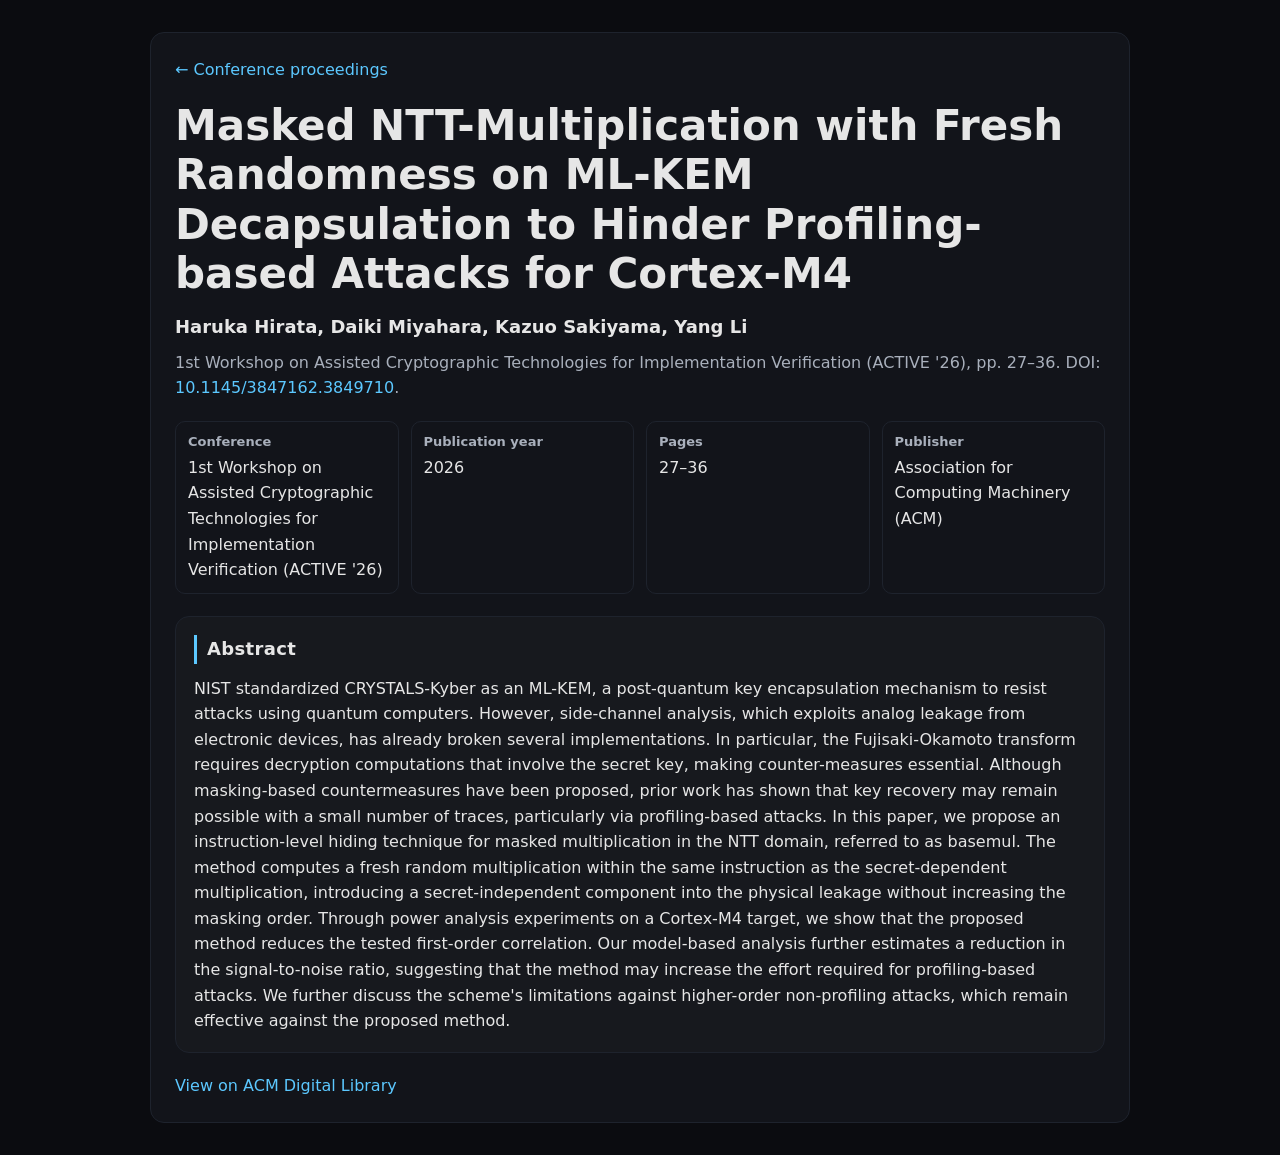
<file: publications/active2026.html>
<!doctype html>
<html lang="en">
<head>
  <meta charset="UTF-8">
  <meta name="viewport" content="width=device-width, initial-scale=1.0">
  <title>Masked NTT-Multiplication with Fresh Randomness on ML-KEM Decapsulation to Hinder Profiling-based Attacks for Cortex-M4</title>
  <meta name="robots" content="index,follow">
  <meta name="citation_title" content="Masked NTT-Multiplication with Fresh Randomness on ML-KEM Decapsulation to Hinder Profiling-based Attacks for Cortex-M4">
  <meta name="citation_author" content="Haruka Hirata">
  <meta name="citation_author" content="Daiki Miyahara">
  <meta name="citation_author" content="Kazuo Sakiyama">
  <meta name="citation_author" content="Yang Li">
  <meta name="citation_publication_date" content="2026">
  <meta name="citation_conference_title" content="1st Workshop on Assisted Cryptographic Technologies for Implementation Verification (ACTIVE '26)">
  <meta name="citation_firstpage" content="27">
  <meta name="citation_lastpage" content="36">
  <meta name="citation_doi" content="10.1145/3847162.3849710">
  <link rel="stylesheet" href="../style.css">
  <link rel="icon" href="../penguin_32x32.png" type="image/png" sizes="32x32">
</head>
<body>
  <main class="wrap">
    <article class="paper">
      <nav class="paper-nav" aria-label="Breadcrumb">
        <a href="../index.html#conference">← Conference proceedings</a>
      </nav>

      <h1 class="citation_title">Masked NTT-Multiplication with Fresh Randomness on ML-KEM Decapsulation to Hinder Profiling-based Attacks for Cortex-M4</h1>
      <h3 class="citation_author">Haruka Hirata, Daiki Miyahara, Kazuo Sakiyama, Yang Li</h3>
      <p class="paper-citation">1st Workshop on Assisted Cryptographic Technologies for Implementation Verification (ACTIVE '26), pp. 27–36. DOI: <a href="https://doi.org/10.1145/3847162.3849710">10.1145/3847162.3849710</a>.</p>

      <dl class="paper-meta">
        <div><dt>Conference</dt><dd>1st Workshop on Assisted Cryptographic Technologies for Implementation Verification (ACTIVE '26)</dd></div>
        <div><dt>Publication year</dt><dd>2026</dd></div>
        <div><dt>Pages</dt><dd>27–36</dd></div>
        <div><dt>Publisher</dt><dd>Association for Computing Machinery (ACM)</dd></div>
      </dl>

      <section aria-labelledby="abstract-heading">
        <h2 id="abstract-heading">Abstract</h2>
        <p>NIST standardized CRYSTALS-Kyber as an ML-KEM, a post-quantum key encapsulation mechanism to resist attacks using quantum computers. However, side-channel analysis, which exploits analog leakage from electronic devices, has already broken several implementations. In particular, the Fujisaki-Okamoto transform requires decryption computations that involve the secret key, making counter-measures essential. Although masking-based countermeasures have been proposed, prior work has shown that key recovery may remain possible with a small number of traces, particularly via profiling-based attacks. In this paper, we propose an instruction-level hiding technique for masked multiplication in the NTT domain, referred to as basemul. The method computes a fresh random multiplication within the same instruction as the secret-dependent multiplication, introducing a secret-independent component into the physical leakage without increasing the masking order. Through power analysis experiments on a Cortex-M4 target, we show that the proposed method reduces the tested first-order correlation. Our model-based analysis further estimates a reduction in the signal-to-noise ratio, suggesting that the method may increase the effort required for profiling-based attacks. We further discuss the scheme's limitations against higher-order non-profiling attacks, which remain effective against the proposed method.</p>
      </section>

      <p class="paper-links">
        <a href="https://dl.acm.org/doi/10.1145/3847162.3849710">View on ACM Digital Library</a>
      </p>
    </article>
  </main>
</body>
</html>
</file>
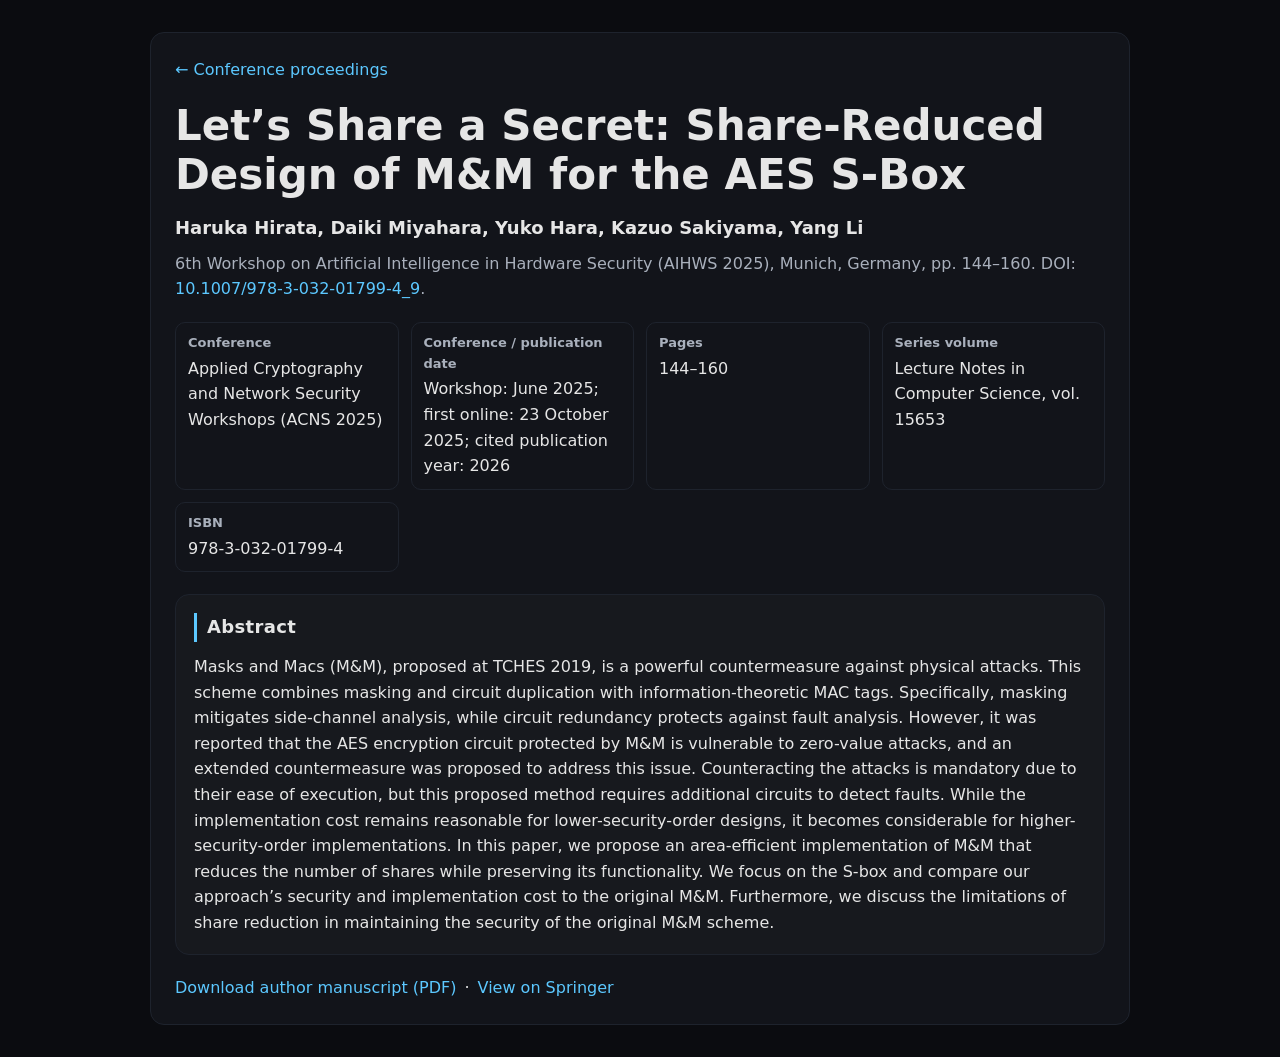
<file: publications/aihws2025.html>
<!doctype html>
<html lang="en">
<head>
  <meta charset="UTF-8">
  <meta name="viewport" content="width=device-width, initial-scale=1.0">
  <title>Let’s Share a Secret: Share-Reduced Design of M&amp;M for the AES S-Box</title>
  <meta name="description" content="Masks and Macs (M&amp;M), proposed at TCHES 2019, is a powerful countermeasure against physical attacks. This scheme combines masking and circuit duplication with information-theoretic MAC tags. Specifically, masking mitigates side-channel analysis, while circuit redundancy protects against fault analysis. However, it was reported that the AES encryption circuit protected by M&amp;M is vulnerable to zero-value attacks, and an extended countermeasure was proposed to address this issue. Counteracting the attacks is mandatory due to their ease of execution, but this proposed method requires additional circuits to detect faults. While the implementation cost remains reasonable for lower-security-order designs, it becomes considerable for higher-security-order implementations. In this paper, we propose an area-efficient implementation of M&amp;M that reduces the number of shares while preserving its functionality. We focus on the S-box and compare our approach’s security and implementation cost to the original M&amp;M. Furthermore, we discuss the limitations of share reduction in maintaining the security of the original M&amp;M scheme.">
  <meta name="robots" content="index,follow">
  <meta name="citation_title" content="Let’s Share a Secret: Share-Reduced Design of M&amp;M for the AES S-Box">
  <meta name="citation_author" content="Haruka Hirata">
  <meta name="citation_author" content="Daiki Miyahara">
  <meta name="citation_author" content="Yuko Hara">
  <meta name="citation_author" content="Kazuo Sakiyama">
  <meta name="citation_author" content="Yang Li">
  <meta name="citation_publication_date" content="2026">
  <meta name="citation_conference_title" content="Applied Cryptography and Network Security Workshops (ACNS 2025)">
  <meta name="citation_firstpage" content="144">
  <meta name="citation_lastpage" content="160">
  <meta name="citation_doi" content="10.1007/978-3-032-01799-4_9">
  <meta name="citation_isbn" content="978-3-032-01799-4">
  <meta name="citation_online_date" content="2025/10/23">
  <meta name="citation_volume" content="15653">
  <meta name="citation_pdf_url" content="https://www.ykm11.phd/publications/AIHWS2025_accepted_ver.pdf">
  <link rel="canonical" href="https://www.ykm11.phd/publications/aihws2025.html">
  <link rel="stylesheet" href="../style.css">
  <link rel="icon" href="../penguin_32x32.png" type="image/png" sizes="32x32">
</head>
<body>
  <main class="wrap">
    <article class="paper">
      <nav class="paper-nav" aria-label="Breadcrumb">
        <a href="../index.html#conference">← Conference proceedings</a>
      </nav>

      <h1 class="citation_title">Let’s Share a Secret: Share-Reduced Design of M&amp;M for the AES S-Box</h1>
      <h3 class="citation_author">Haruka Hirata, Daiki Miyahara, Yuko Hara, Kazuo Sakiyama, Yang Li</h3>
      <p class="paper-citation">6th Workshop on Artificial Intelligence in Hardware Security (AIHWS 2025), Munich, Germany, pp. 144–160. DOI: <a href="https://doi.org/10.1007/978-3-032-01799-4_9">10.1007/978-3-032-01799-4_9</a>.</p>

      <dl class="paper-meta">
        <div><dt>Conference</dt><dd>Applied Cryptography and Network Security Workshops (ACNS 2025)</dd></div>
        <div><dt>Conference / publication date</dt><dd>Workshop: June 2025; first online: 23 October 2025; cited publication year: 2026</dd></div>
        <div><dt>Pages</dt><dd>144–160</dd></div>
          <div><dt>Series volume</dt><dd>Lecture Notes in Computer Science, vol. 15653</dd></div>
          <div><dt>ISBN</dt><dd>978-3-032-01799-4</dd></div>
      </dl>

      <section aria-labelledby="abstract-heading">
        <h2 id="abstract-heading">Abstract</h2>
        <p>Masks and Macs (M&amp;M), proposed at TCHES 2019, is a powerful countermeasure against physical attacks. This scheme combines masking and circuit duplication with information-theoretic MAC tags. Specifically, masking mitigates side-channel analysis, while circuit redundancy protects against fault analysis. However, it was reported that the AES encryption circuit protected by M&amp;M is vulnerable to zero-value attacks, and an extended countermeasure was proposed to address this issue. Counteracting the attacks is mandatory due to their ease of execution, but this proposed method requires additional circuits to detect faults. While the implementation cost remains reasonable for lower-security-order designs, it becomes considerable for higher-security-order implementations. In this paper, we propose an area-efficient implementation of M&amp;M that reduces the number of shares while preserving its functionality. We focus on the S-box and compare our approach’s security and implementation cost to the original M&amp;M. Furthermore, we discuss the limitations of share reduction in maintaining the security of the original M&amp;M scheme.</p>
      </section>

      <p class="paper-links">
        <a href="AIHWS2025_accepted_ver.pdf">Download author manuscript (PDF)</a>
        <span aria-hidden="true">·</span>
        <a href="https://link.springer.com/chapter/10.1007/978-3-032-01799-4_9">View on Springer</a>
      </p>
    </article>
  </main>
</body>
</html>
</file>
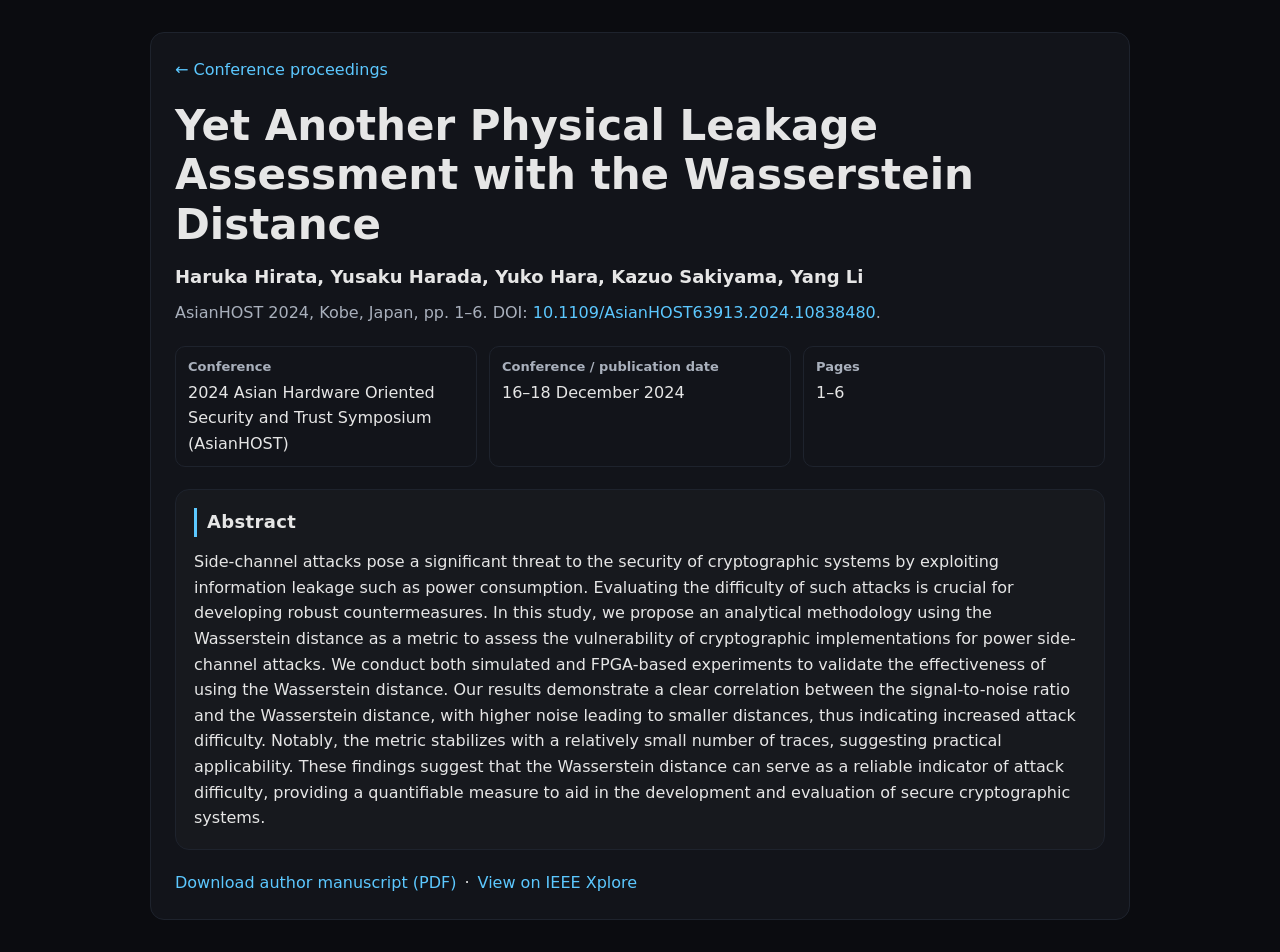
<file: publications/asianhost2024.html>
<!doctype html>
<html lang="en">
<head>
  <meta charset="UTF-8">
  <meta name="viewport" content="width=device-width, initial-scale=1.0">
  <title>Yet Another Physical Leakage Assessment with the Wasserstein Distance</title>
  <meta name="description" content="Side-channel attacks pose a significant threat to the security of cryptographic systems by exploiting information leakage such as power consumption. Evaluating the difficulty of such attacks is crucial for developing robust countermeasures. In this study, we propose an analytical methodology using the Wasserstein distance as a metric to assess the vulnerability of cryptographic implementations for power side-channel attacks. We conduct both simulated and FPGA-based experiments to validate the effectiveness of using the Wasserstein distance. Our results demonstrate a clear correlation between the signal-to-noise ratio and the Wasserstein distance, with higher noise leading to smaller distances, thus indicating increased attack difficulty. Notably, the metric stabilizes with a relatively small number of traces, suggesting practical applicability. These findings suggest that the Wasserstein distance can serve as a reliable indicator of attack difficulty, providing a quantifiable measure to aid in the development and evaluation of secure cryptographic systems.">
  <meta name="robots" content="index,follow">
  <meta name="citation_title" content="Yet Another Physical Leakage Assessment with the Wasserstein Distance">
  <meta name="citation_author" content="Haruka Hirata">
  <meta name="citation_author" content="Yusaku Harada">
  <meta name="citation_author" content="Yuko Hara">
  <meta name="citation_author" content="Kazuo Sakiyama">
  <meta name="citation_author" content="Yang Li">
  <meta name="citation_publication_date" content="2024/12/16">
  <meta name="citation_conference_title" content="2024 Asian Hardware Oriented Security and Trust Symposium (AsianHOST)">
  <meta name="citation_firstpage" content="1">
  <meta name="citation_lastpage" content="6">
  <meta name="citation_doi" content="10.1109/AsianHOST63913.2024.10838480">
  <meta name="citation_pdf_url" content="https://www.ykm11.phd/publications/ASIANHOST2024_submitted_ver.pdf">
  <link rel="canonical" href="https://www.ykm11.phd/publications/asianhost2024.html">
  <link rel="stylesheet" href="../style.css">
  <link rel="icon" href="../penguin_32x32.png" type="image/png" sizes="32x32">
</head>
<body>
  <main class="wrap">
    <article class="paper">
      <nav class="paper-nav" aria-label="Breadcrumb">
        <a href="../index.html#conference">← Conference proceedings</a>
      </nav>

      <h1 class="citation_title">Yet Another Physical Leakage Assessment with the Wasserstein Distance</h1>
      <h3 class="citation_author">Haruka Hirata, Yusaku Harada, Yuko Hara, Kazuo Sakiyama, Yang Li</h3>
      <p class="paper-citation">AsianHOST 2024, Kobe, Japan, pp. 1–6. DOI: <a href="https://doi.org/10.1109/AsianHOST63913.2024.10838480">10.1109/AsianHOST63913.2024.10838480</a>.</p>

      <dl class="paper-meta">
        <div><dt>Conference</dt><dd>2024 Asian Hardware Oriented Security and Trust Symposium (AsianHOST)</dd></div>
        <div><dt>Conference / publication date</dt><dd>16–18 December 2024</dd></div>
        <div><dt>Pages</dt><dd>1–6</dd></div>
      </dl>

      <section aria-labelledby="abstract-heading">
        <h2 id="abstract-heading">Abstract</h2>
        <p>Side-channel attacks pose a significant threat to the security of cryptographic systems by exploiting information leakage such as power consumption. Evaluating the difficulty of such attacks is crucial for developing robust countermeasures. In this study, we propose an analytical methodology using the Wasserstein distance as a metric to assess the vulnerability of cryptographic implementations for power side-channel attacks. We conduct both simulated and FPGA-based experiments to validate the effectiveness of using the Wasserstein distance. Our results demonstrate a clear correlation between the signal-to-noise ratio and the Wasserstein distance, with higher noise leading to smaller distances, thus indicating increased attack difficulty. Notably, the metric stabilizes with a relatively small number of traces, suggesting practical applicability. These findings suggest that the Wasserstein distance can serve as a reliable indicator of attack difficulty, providing a quantifiable measure to aid in the development and evaluation of secure cryptographic systems.</p>
      </section>

      <p class="paper-links">
        <a href="ASIANHOST2024_submitted_ver.pdf">Download author manuscript (PDF)</a>
        <span aria-hidden="true">·</span>
        <a href="https://ieeexplore.ieee.org/document/10838480">View on IEEE Xplore</a>
      </p>
    </article>
  </main>
</body>
</html>
</file>
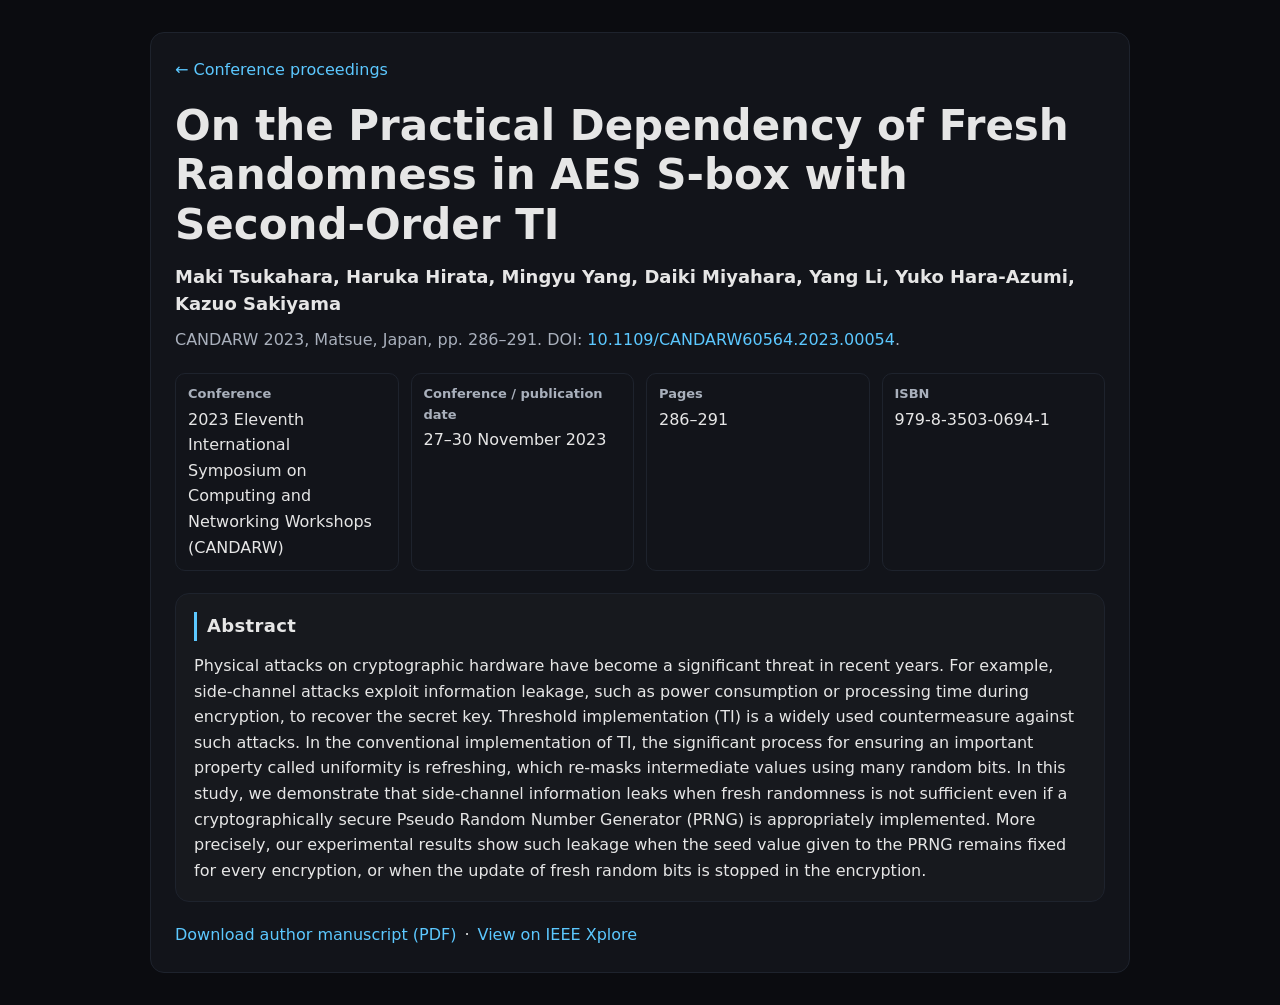
<file: publications/candar2023.html>
<!doctype html>
<html lang="en">
<head>
  <meta charset="UTF-8">
  <meta name="viewport" content="width=device-width, initial-scale=1.0">
  <title>On the Practical Dependency of Fresh Randomness in AES S-box with Second-Order TI</title>
  <meta name="description" content="Physical attacks on cryptographic hardware have become a significant threat in recent years. For example, side-channel attacks exploit information leakage, such as power consumption or processing time during encryption, to recover the secret key. Threshold implementation (TI) is a widely used countermeasure against such attacks. In the conventional implementation of TI, the significant process for ensuring an important property called uniformity is refreshing, which re-masks intermediate values using many random bits. In this study, we demonstrate that side-channel information leaks when fresh randomness is not sufficient even if a cryptographically secure Pseudo Random Number Generator (PRNG) is appropriately implemented. More precisely, our experimental results show such leakage when the seed value given to the PRNG remains fixed for every encryption, or when the update of fresh random bits is stopped in the encryption.">
  <meta name="robots" content="index,follow">
  <meta name="citation_title" content="On the Practical Dependency of Fresh Randomness in AES S-box with Second-Order TI">
  <meta name="citation_author" content="Maki Tsukahara">
  <meta name="citation_author" content="Haruka Hirata">
  <meta name="citation_author" content="Mingyu Yang">
  <meta name="citation_author" content="Daiki Miyahara">
  <meta name="citation_author" content="Yang Li">
  <meta name="citation_author" content="Yuko Hara-Azumi">
  <meta name="citation_author" content="Kazuo Sakiyama">
  <meta name="citation_publication_date" content="2023/11/27">
  <meta name="citation_conference_title" content="2023 Eleventh International Symposium on Computing and Networking Workshops (CANDARW)">
  <meta name="citation_firstpage" content="286">
  <meta name="citation_lastpage" content="291">
  <meta name="citation_doi" content="10.1109/CANDARW60564.2023.00054">
  <meta name="citation_isbn" content="979-8-3503-0694-1">
  <meta name="citation_pdf_url" content="https://www.ykm11.phd/publications/CANDARW2023_submitted_ver.pdf">
  <link rel="canonical" href="https://www.ykm11.phd/publications/candar2023.html">
  <link rel="stylesheet" href="../style.css">
  <link rel="icon" href="../penguin_32x32.png" type="image/png" sizes="32x32">
</head>
<body>
  <main class="wrap">
    <article class="paper">
      <nav class="paper-nav" aria-label="Breadcrumb">
        <a href="../index.html#conference">← Conference proceedings</a>
      </nav>

      <h1 class="citation_title">On the Practical Dependency of Fresh Randomness in AES S-box with Second-Order TI</h1>
      <h3 class="citation_author">Maki Tsukahara, Haruka Hirata, Mingyu Yang, Daiki Miyahara, Yang Li, Yuko Hara-Azumi, Kazuo Sakiyama</h3>
      <p class="paper-citation">CANDARW 2023, Matsue, Japan, pp. 286–291. DOI: <a href="https://doi.org/10.1109/CANDARW60564.2023.00054">10.1109/CANDARW60564.2023.00054</a>.</p>

      <dl class="paper-meta">
        <div><dt>Conference</dt><dd>2023 Eleventh International Symposium on Computing and Networking Workshops (CANDARW)</dd></div>
        <div><dt>Conference / publication date</dt><dd>27–30 November 2023</dd></div>
        <div><dt>Pages</dt><dd>286–291</dd></div>
          <div><dt>ISBN</dt><dd>979-8-3503-0694-1</dd></div>
      </dl>

      <section aria-labelledby="abstract-heading">
        <h2 id="abstract-heading">Abstract</h2>
        <p>Physical attacks on cryptographic hardware have become a significant threat in recent years. For example, side-channel attacks exploit information leakage, such as power consumption or processing time during encryption, to recover the secret key. Threshold implementation (TI) is a widely used countermeasure against such attacks. In the conventional implementation of TI, the significant process for ensuring an important property called uniformity is refreshing, which re-masks intermediate values using many random bits. In this study, we demonstrate that side-channel information leaks when fresh randomness is not sufficient even if a cryptographically secure Pseudo Random Number Generator (PRNG) is appropriately implemented. More precisely, our experimental results show such leakage when the seed value given to the PRNG remains fixed for every encryption, or when the update of fresh random bits is stopped in the encryption.</p>
      </section>

      <p class="paper-links">
        <a href="CANDARW2023_submitted_ver.pdf">Download author manuscript (PDF)</a>
        <span aria-hidden="true">·</span>
        <a href="https://ieeexplore.ieee.org/document/10409832">View on IEEE Xplore</a>
      </p>
    </article>
  </main>
</body>
</html>
</file>
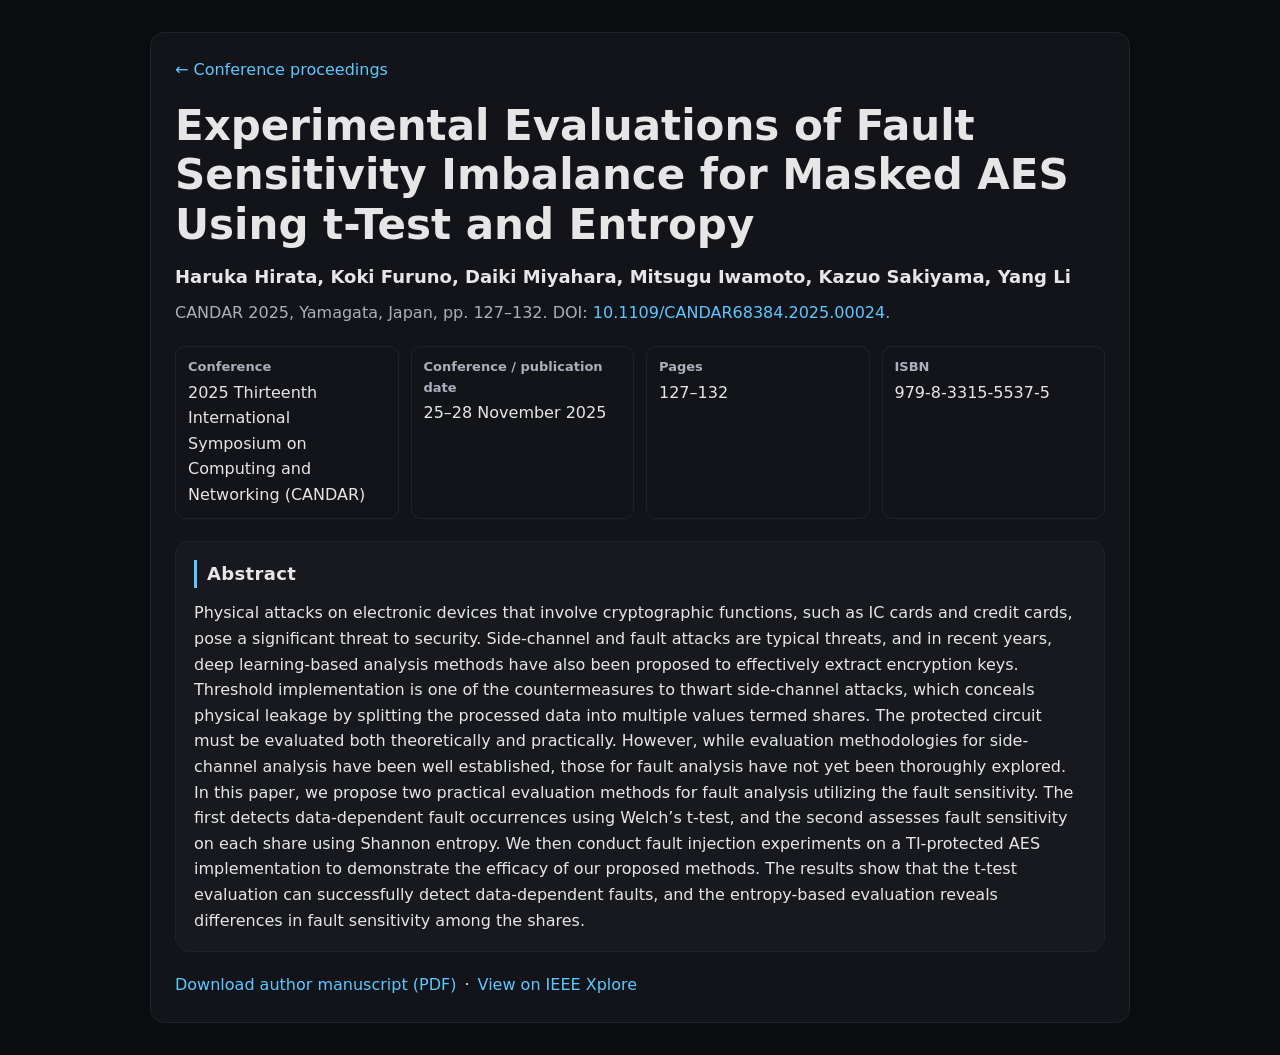
<file: publications/candar2025.html>
<!doctype html>
<html lang="en">
<head>
  <meta charset="UTF-8">
  <meta name="viewport" content="width=device-width, initial-scale=1.0">
  <title>Experimental Evaluations of Fault Sensitivity Imbalance for Masked AES Using t-Test and Entropy</title>
  <meta name="description" content="Physical attacks on electronic devices that involve cryptographic functions, such as IC cards and credit cards, pose a significant threat to security. Side-channel and fault attacks are typical threats, and in recent years, deep learning-based analysis methods have also been proposed to effectively extract encryption keys. Threshold implementation is one of the countermeasures to thwart side-channel attacks, which conceals physical leakage by splitting the processed data into multiple values termed shares. The protected circuit must be evaluated both theoretically and practically. However, while evaluation methodologies for side-channel analysis have been well established, those for fault analysis have not yet been thoroughly explored. In this paper, we propose two practical evaluation methods for fault analysis utilizing the fault sensitivity. The first detects data-dependent fault occurrences using Welch’s t-test, and the second assesses fault sensitivity on each share using Shannon entropy. We then conduct fault injection experiments on a TI-protected AES implementation to demonstrate the efficacy of our proposed methods. The results show that the t-test evaluation can successfully detect data-dependent faults, and the entropy-based evaluation reveals differences in fault sensitivity among the shares.">
  <meta name="robots" content="index,follow">
  <meta name="citation_title" content="Experimental Evaluations of Fault Sensitivity Imbalance for Masked AES Using t-Test and Entropy">
  <meta name="citation_author" content="Haruka Hirata">
  <meta name="citation_author" content="Koki Furuno">
  <meta name="citation_author" content="Daiki Miyahara">
  <meta name="citation_author" content="Mitsugu Iwamoto">
  <meta name="citation_author" content="Kazuo Sakiyama">
  <meta name="citation_author" content="Yang Li">
  <meta name="citation_publication_date" content="2025/11/25">
  <meta name="citation_conference_title" content="2025 Thirteenth International Symposium on Computing and Networking (CANDAR)">
  <meta name="citation_firstpage" content="127">
  <meta name="citation_lastpage" content="132">
  <meta name="citation_doi" content="10.1109/CANDAR68384.2025.00024">
  <meta name="citation_isbn" content="979-8-3315-5537-5">
  <meta name="citation_pdf_url" content="https://www.ykm11.phd/publications/CANDAR2025_submitted_ver.pdf">
  <link rel="canonical" href="https://www.ykm11.phd/publications/candar2025.html">
  <link rel="stylesheet" href="../style.css">
  <link rel="icon" href="../penguin_32x32.png" type="image/png" sizes="32x32">
</head>
<body>
  <main class="wrap">
    <article class="paper">
      <nav class="paper-nav" aria-label="Breadcrumb">
        <a href="../index.html#conference">← Conference proceedings</a>
      </nav>

      <h1 class="citation_title">Experimental Evaluations of Fault Sensitivity Imbalance for Masked AES Using t-Test and Entropy</h1>
      <h3 class="citation_author">Haruka Hirata, Koki Furuno, Daiki Miyahara, Mitsugu Iwamoto, Kazuo Sakiyama, Yang Li</h3>
      <p class="paper-citation">CANDAR 2025, Yamagata, Japan, pp. 127–132. DOI: <a href="https://doi.org/10.1109/CANDAR68384.2025.00024">10.1109/CANDAR68384.2025.00024</a>.</p>

      <dl class="paper-meta">
        <div><dt>Conference</dt><dd>2025 Thirteenth International Symposium on Computing and Networking (CANDAR)</dd></div>
        <div><dt>Conference / publication date</dt><dd>25–28 November 2025</dd></div>
        <div><dt>Pages</dt><dd>127–132</dd></div>
          <div><dt>ISBN</dt><dd>979-8-3315-5537-5</dd></div>
      </dl>

      <section aria-labelledby="abstract-heading">
        <h2 id="abstract-heading">Abstract</h2>
        <p>Physical attacks on electronic devices that involve cryptographic functions, such as IC cards and credit cards, pose a significant threat to security. Side-channel and fault attacks are typical threats, and in recent years, deep learning-based analysis methods have also been proposed to effectively extract encryption keys. Threshold implementation is one of the countermeasures to thwart side-channel attacks, which conceals physical leakage by splitting the processed data into multiple values termed shares. The protected circuit must be evaluated both theoretically and practically. However, while evaluation methodologies for side-channel analysis have been well established, those for fault analysis have not yet been thoroughly explored. In this paper, we propose two practical evaluation methods for fault analysis utilizing the fault sensitivity. The first detects data-dependent fault occurrences using Welch’s t-test, and the second assesses fault sensitivity on each share using Shannon entropy. We then conduct fault injection experiments on a TI-protected AES implementation to demonstrate the efficacy of our proposed methods. The results show that the t-test evaluation can successfully detect data-dependent faults, and the entropy-based evaluation reveals differences in fault sensitivity among the shares.</p>
      </section>

      <p class="paper-links">
        <a href="CANDAR2025_submitted_ver.pdf">Download author manuscript (PDF)</a>
        <span aria-hidden="true">·</span>
        <a href="https://ieeexplore.ieee.org/document/11318597">View on IEEE Xplore</a>
      </p>
    </article>
  </main>
</body>
</html>
</file>
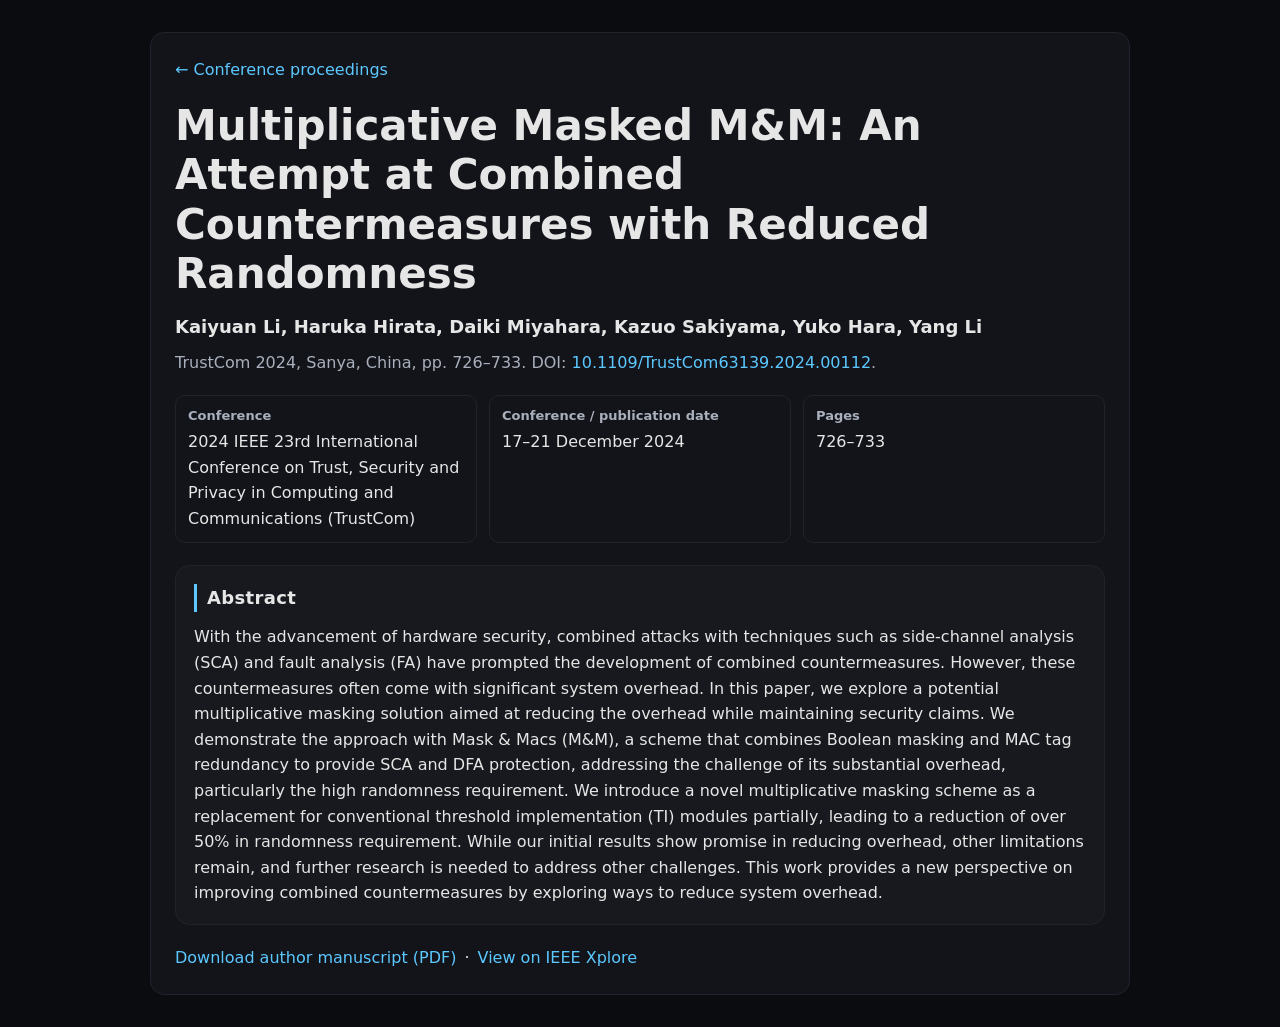
<file: publications/trustcom2024.html>
<!doctype html>
<html lang="en">
<head>
  <meta charset="UTF-8">
  <meta name="viewport" content="width=device-width, initial-scale=1.0">
  <title>Multiplicative Masked M&amp;M: An Attempt at Combined Countermeasures with Reduced Randomness</title>
  <meta name="description" content="With the advancement of hardware security, combined attacks with techniques such as side-channel analysis (SCA) and fault analysis (FA) have prompted the development of combined countermeasures. However, these countermeasures often come with significant system overhead. In this paper, we explore a potential multiplicative masking solution aimed at reducing the overhead while maintaining security claims. We demonstrate the approach with Mask &amp; Macs (M&amp;M), a scheme that combines Boolean masking and MAC tag redundancy to provide SCA and DFA protection, addressing the challenge of its substantial overhead, particularly the high randomness requirement. We introduce a novel multiplicative masking scheme as a replacement for conventional threshold implementation (TI) modules partially, leading to a reduction of over 50% in randomness requirement. While our initial results show promise in reducing overhead, other limitations remain, and further research is needed to address other challenges. This work provides a new perspective on improving combined countermeasures by exploring ways to reduce system overhead.">
  <meta name="robots" content="index,follow">
  <meta name="citation_title" content="Multiplicative Masked M&amp;M: An Attempt at Combined Countermeasures with Reduced Randomness">
  <meta name="citation_author" content="Kaiyuan Li">
  <meta name="citation_author" content="Haruka Hirata">
  <meta name="citation_author" content="Daiki Miyahara">
  <meta name="citation_author" content="Kazuo Sakiyama">
  <meta name="citation_author" content="Yuko Hara">
  <meta name="citation_author" content="Yang Li">
  <meta name="citation_publication_date" content="2024/12/17">
  <meta name="citation_conference_title" content="2024 IEEE 23rd International Conference on Trust, Security and Privacy in Computing and Communications (TrustCom)">
  <meta name="citation_firstpage" content="726">
  <meta name="citation_lastpage" content="733">
  <meta name="citation_doi" content="10.1109/TrustCom63139.2024.00112">
  <meta name="citation_pdf_url" content="https://www.ykm11.phd/publications/TrustCom2024_accepted_ver.pdf">
  <link rel="canonical" href="https://www.ykm11.phd/publications/trustcom2024.html">
  <link rel="stylesheet" href="../style.css">
  <link rel="icon" href="../penguin_32x32.png" type="image/png" sizes="32x32">
</head>
<body>
  <main class="wrap">
    <article class="paper">
      <nav class="paper-nav" aria-label="Breadcrumb">
        <a href="../index.html#conference">← Conference proceedings</a>
      </nav>

      <h1 class="citation_title">Multiplicative Masked M&amp;M: An Attempt at Combined Countermeasures with Reduced Randomness</h1>
      <h3 class="citation_author">Kaiyuan Li, Haruka Hirata, Daiki Miyahara, Kazuo Sakiyama, Yuko Hara, Yang Li</h3>
      <p class="paper-citation">TrustCom 2024, Sanya, China, pp. 726–733. DOI: <a href="https://doi.org/10.1109/TrustCom63139.2024.00112">10.1109/TrustCom63139.2024.00112</a>.</p>

      <dl class="paper-meta">
        <div><dt>Conference</dt><dd>2024 IEEE 23rd International Conference on Trust, Security and Privacy in Computing and Communications (TrustCom)</dd></div>
        <div><dt>Conference / publication date</dt><dd>17–21 December 2024</dd></div>
        <div><dt>Pages</dt><dd>726–733</dd></div>
      </dl>

      <section aria-labelledby="abstract-heading">
        <h2 id="abstract-heading">Abstract</h2>
        <p>With the advancement of hardware security, combined attacks with techniques such as side-channel analysis (SCA) and fault analysis (FA) have prompted the development of combined countermeasures. However, these countermeasures often come with significant system overhead. In this paper, we explore a potential multiplicative masking solution aimed at reducing the overhead while maintaining security claims. We demonstrate the approach with Mask &amp; Macs (M&amp;M), a scheme that combines Boolean masking and MAC tag redundancy to provide SCA and DFA protection, addressing the challenge of its substantial overhead, particularly the high randomness requirement. We introduce a novel multiplicative masking scheme as a replacement for conventional threshold implementation (TI) modules partially, leading to a reduction of over 50% in randomness requirement. While our initial results show promise in reducing overhead, other limitations remain, and further research is needed to address other challenges. This work provides a new perspective on improving combined countermeasures by exploring ways to reduce system overhead.</p>
      </section>

      <p class="paper-links">
        <a href="TrustCom2024_accepted_ver.pdf">Download author manuscript (PDF)</a>
        <span aria-hidden="true">·</span>
        <a href="https://ieeexplore.ieee.org/document/10945219">View on IEEE Xplore</a>
      </p>
    </article>
  </main>
</body>
</html>
</file>
<file: style.css>
:root{
  --bg:#0b0c10;
  --card:#12141a;
  --text:#e6e6e6;
  --muted:#a9b0bc;
  --accent:#5cc8ff;
  --rule:#1e232d;
}

html,body{
  margin:0; padding:0;
  background:var(--bg); color:var(--text);
  font:16px/1.6 system-ui,-apple-system,Segoe UI,Roboto,Helvetica,Arial,
       "Apple Color Emoji","Segoe UI Emoji";
}

a{ color:var(--accent); text-decoration:none }
a:hover{ text-decoration:underline }

.wrap{ max-width:980px; margin:0 auto; padding:32px 20px }

header{ display:flex; flex-wrap:wrap; align-items:center; gap:16px 24px; margin-bottom:22px }
header h1{ font-size:28px; line-height:1.2; margin:0 }
header .meta{ color:var(--muted) }
.desc{ margin-top:4px; color:var(--muted) }

/* セクション共通 */
section{
  background:var(--card);
  border:1px solid var(--rule);
  border-radius:14px;
  padding:18px 18px 8px;
  margin:16px 0;
}
section h2{
  font-size:18px; letter-spacing:.02em; margin:0 0 12px 0;
  border-left:3px solid var(--accent); padding-left:10px;
}

/* 項目共通 */
.item-list{ list-style:none; margin:0; padding:0; display:flex; flex-direction:column; gap:10px }
.item{
  display:grid; grid-template-columns:1fr auto;
  gap:6px 14px; padding:10px; border-radius:10px; border:1px solid transparent;
}
.item:hover{ border-color:var(--rule); background:rgba(255,255,255,0.02) }

.item .title{ font-weight:600 }
.item .title .label{
  display:inline-block; font-size:12px; font-weight:600;
  color:#0b1b22; background:#89d8ff24; border:1px solid #89d8ff44;
  padding:2px 6px; border-radius:999px; margin-left:8px; vertical-align:2px;
}
.item .meta{ color:var(--muted); white-space:nowrap }
.item .sub{ grid-column:1/-1; color:var(--muted) }
.item .body{ grid-column:1/-1; margin-top:2px }

.tags{ display:flex; flex-wrap:wrap; gap:6px; margin-top:6px }
.tag{ font-size:12px; color:var(--muted); border:1px solid var(--rule); padding:2px 8px; border-radius:999px }

/* 数字の桁揃え用 */
.mono{ font-variant-numeric:tabular-nums }

/* 区切り線・フッタ */
hr{ height:1px; border:0; background:var(--rule); margin:24px 0 }
footer{ color:var(--muted); text-align:center; padding:18px 0 }

/* スマホ最適化 */
@media (max-width:640px){
  .item{ grid-template-columns:1fr }
  .item .meta{ order:2 }
}



/* Individual publication pages */
.paper{
  background:var(--card);
  border:1px solid var(--rule);
  border-radius:14px;
  padding:24px;
}
.paper-nav{ margin-bottom:18px }
.paper h1{
  margin:0;
  max-width:920px;
  font-size:clamp(28px,4vw,42px);
  line-height:1.18;
}
.paper .citation_author{
  margin:14px 0 0;
  color:var(--text);
  font-size:18px;
  line-height:1.5;
  font-weight:600;
}
.paper-citation{ color:var(--muted); margin:10px 0 20px }
.paper-meta{
  display:grid;
  grid-template-columns:repeat(auto-fit,minmax(220px,1fr));
  gap:12px;
  margin:0 0 22px;
}
.paper-meta div{
  border:1px solid var(--rule);
  border-radius:10px;
  padding:10px 12px;
}
.paper-meta dt{ color:var(--muted); font-size:13px; font-weight:600 }
.paper-meta dd{ margin:2px 0 0 }
.paper section{ margin:0; padding:18px; background:rgba(255,255,255,0.02) }
.paper section p{ margin:0 }
.paper-links{ display:flex; flex-wrap:wrap; gap:8px; margin:20px 0 0 }
.paper-note{ color:var(--muted); font-size:14px; margin-bottom:0 }
@media (max-width:640px){
  .paper{ padding:18px }
  .paper .citation_author{ font-size:16px }
}
</file>
